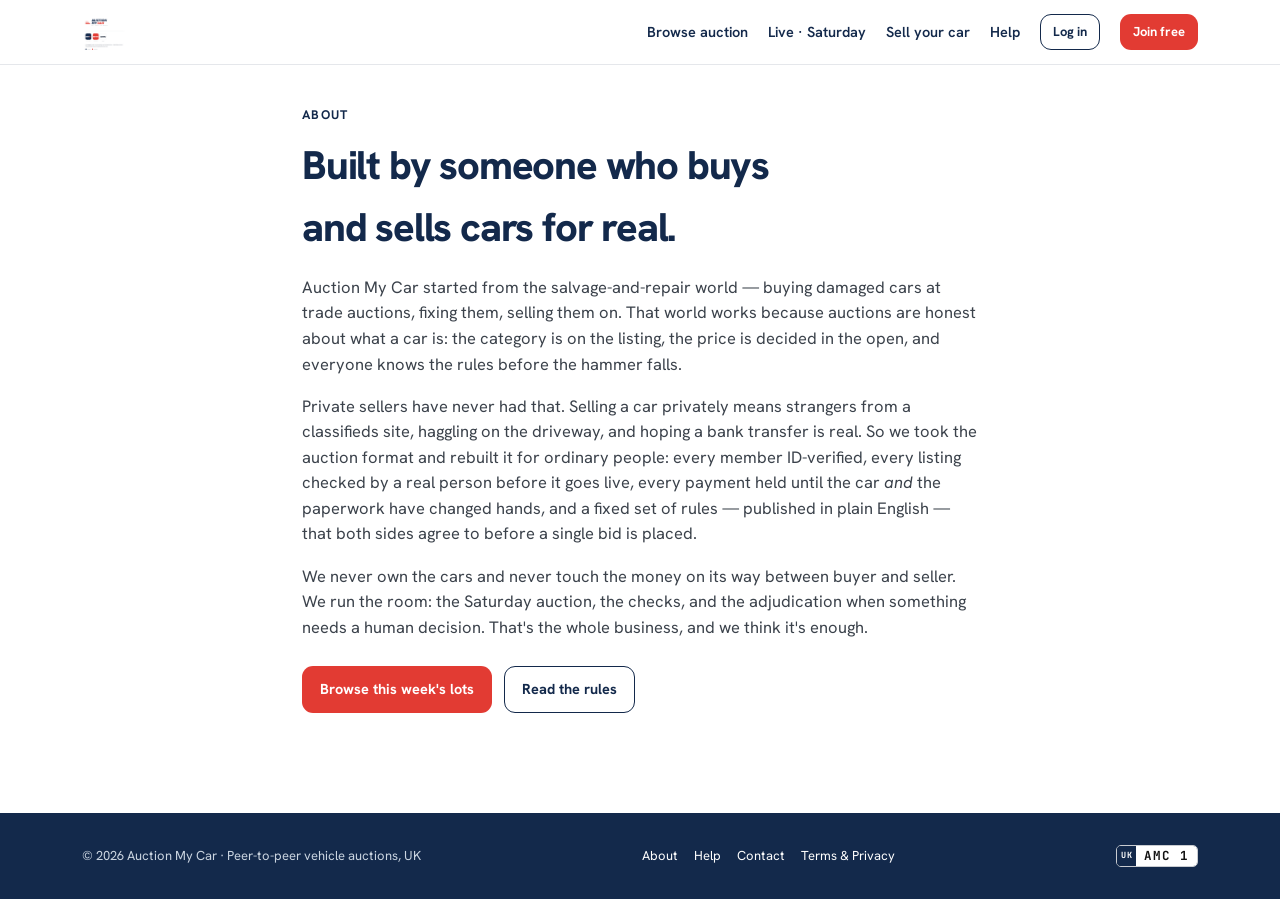
<file: about.html>
<!doctype html><html lang="en-GB"><head>
<meta charset="utf-8"><meta name="viewport" content="width=device-width,initial-scale=1">
<title>About — Auction My Car</title>
<link rel="preconnect" href="https://fonts.googleapis.com"><link rel="preconnect" href="https://fonts.gstatic.com" crossorigin>
<link href="https://fonts.googleapis.com/css2?family=Hanken+Grotesk:wght@400;600;700;800&family=JetBrains+Mono:wght@500;700&display=swap" rel="stylesheet">
<link rel="stylesheet" href="assets/amc.css"></head><body>
<header class="site"></header>
<div class="wrap" style="max-width:720px;padding:40px 22px 60px">
  <div class="eyebrow">About</div>
  <h1 class="page">Built by someone who buys<br>and sells cars for real.</h1>
  <p style="font-size:16.5px;color:#3b424b">Auction My Car started from the salvage-and-repair world — buying damaged cars at trade auctions, fixing them, selling them on. That world works because auctions are honest about what a car is: the category is on the listing, the price is decided in the open, and everyone knows the rules before the hammer falls.</p>
  <p style="font-size:16.5px;color:#3b424b">Private sellers have never had that. Selling a car privately means strangers from a classifieds site, haggling on the driveway, and hoping a bank transfer is real. So we took the auction format and rebuilt it for ordinary people: every member ID-verified, every listing checked by a real person before it goes live, every payment held until the car <i>and</i> the paperwork have changed hands, and a fixed set of rules — published in plain English — that both sides agree to before a single bid is placed.</p>
  <p style="font-size:16.5px;color:#3b424b">We never own the cars and never touch the money on its way between buyer and seller. We run the room: the Saturday auction, the checks, and the adjudication when something needs a human decision. That's the whole business, and we think it's enough.</p>
  <div style="display:flex;gap:12px;margin-top:26px;flex-wrap:wrap">
    <a class="btn" href="browse.html">Browse this week's lots</a>
    <a class="btn ghost" href="help.html">Read the rules</a>
  </div>
</div>
<footer class="site"></footer>
<script src="assets/amc.js"></script>
</body></html>
</file>
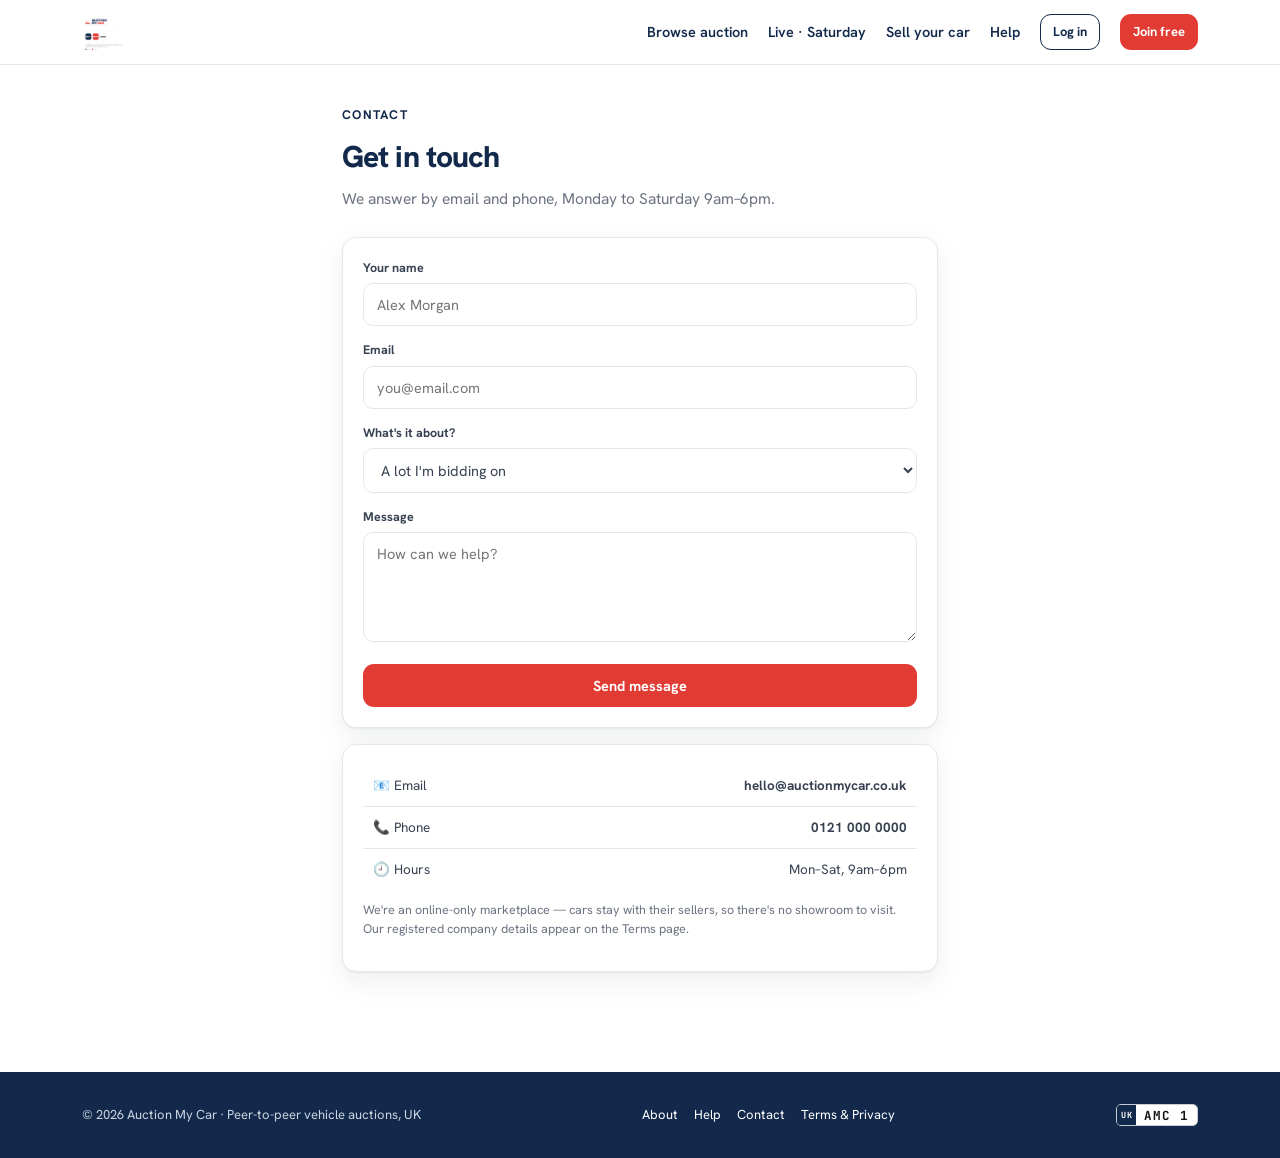
<file: contact.html>
<!doctype html><html lang="en-GB"><head>
<meta charset="utf-8"><meta name="viewport" content="width=device-width,initial-scale=1">
<title>Contact — Auction My Car</title>
<link rel="preconnect" href="https://fonts.googleapis.com"><link rel="preconnect" href="https://fonts.gstatic.com" crossorigin>
<link href="https://fonts.googleapis.com/css2?family=Hanken+Grotesk:wght@400;600;700;800&family=JetBrains+Mono:wght@500;700&display=swap" rel="stylesheet">
<link rel="stylesheet" href="assets/amc.css"></head><body>
<header class="site"></header>
<div class="wrap" style="max-width:640px;padding:40px 22px 60px">
  <div class="eyebrow">Contact</div>
  <h1 class="page" style="font-size:30px">Get in touch</h1>
  <p class="sec-sub">We answer by email and phone, Monday to Saturday 9am–6pm.</p>
  <div class="panel">
    <div class="field"><label>Your name</label><input placeholder="Alex Morgan"></div>
    <div class="field"><label>Email</label><input type="email" placeholder="you@email.com"></div>
    <div class="field"><label>What's it about?</label><select><option>A lot I'm bidding on</option><option>Selling my car</option><option>A payment</option><option>A collection problem</option><option>Something else</option></select></div>
    <div class="field"><label>Message</label><textarea placeholder="How can we help?"></textarea></div>
    <button class="btn block" onclick="toast('Message sent — we reply within one working day','good')">Send message</button>
  </div>
  <div class="panel" style="margin-top:16px">
    <table class="tbl">
      <tr><td>📧 Email</td><td style="text-align:right"><b>hello@auctionmycar.co.uk</b></td></tr>
      <tr><td>📞 Phone</td><td style="text-align:right"><b>0121 000 0000</b></td></tr>
      <tr><td>🕘 Hours</td><td style="text-align:right">Mon–Sat, 9am–6pm</td></tr>
    </table>
    <p class="help" style="margin-top:10px">We're an online-only marketplace — cars stay with their sellers, so there's no showroom to visit. Our registered company details appear on the Terms page.</p>
  </div>
</div>
<footer class="site"></footer>
<script src="assets/amc.js"></script>
</body></html>
</file>
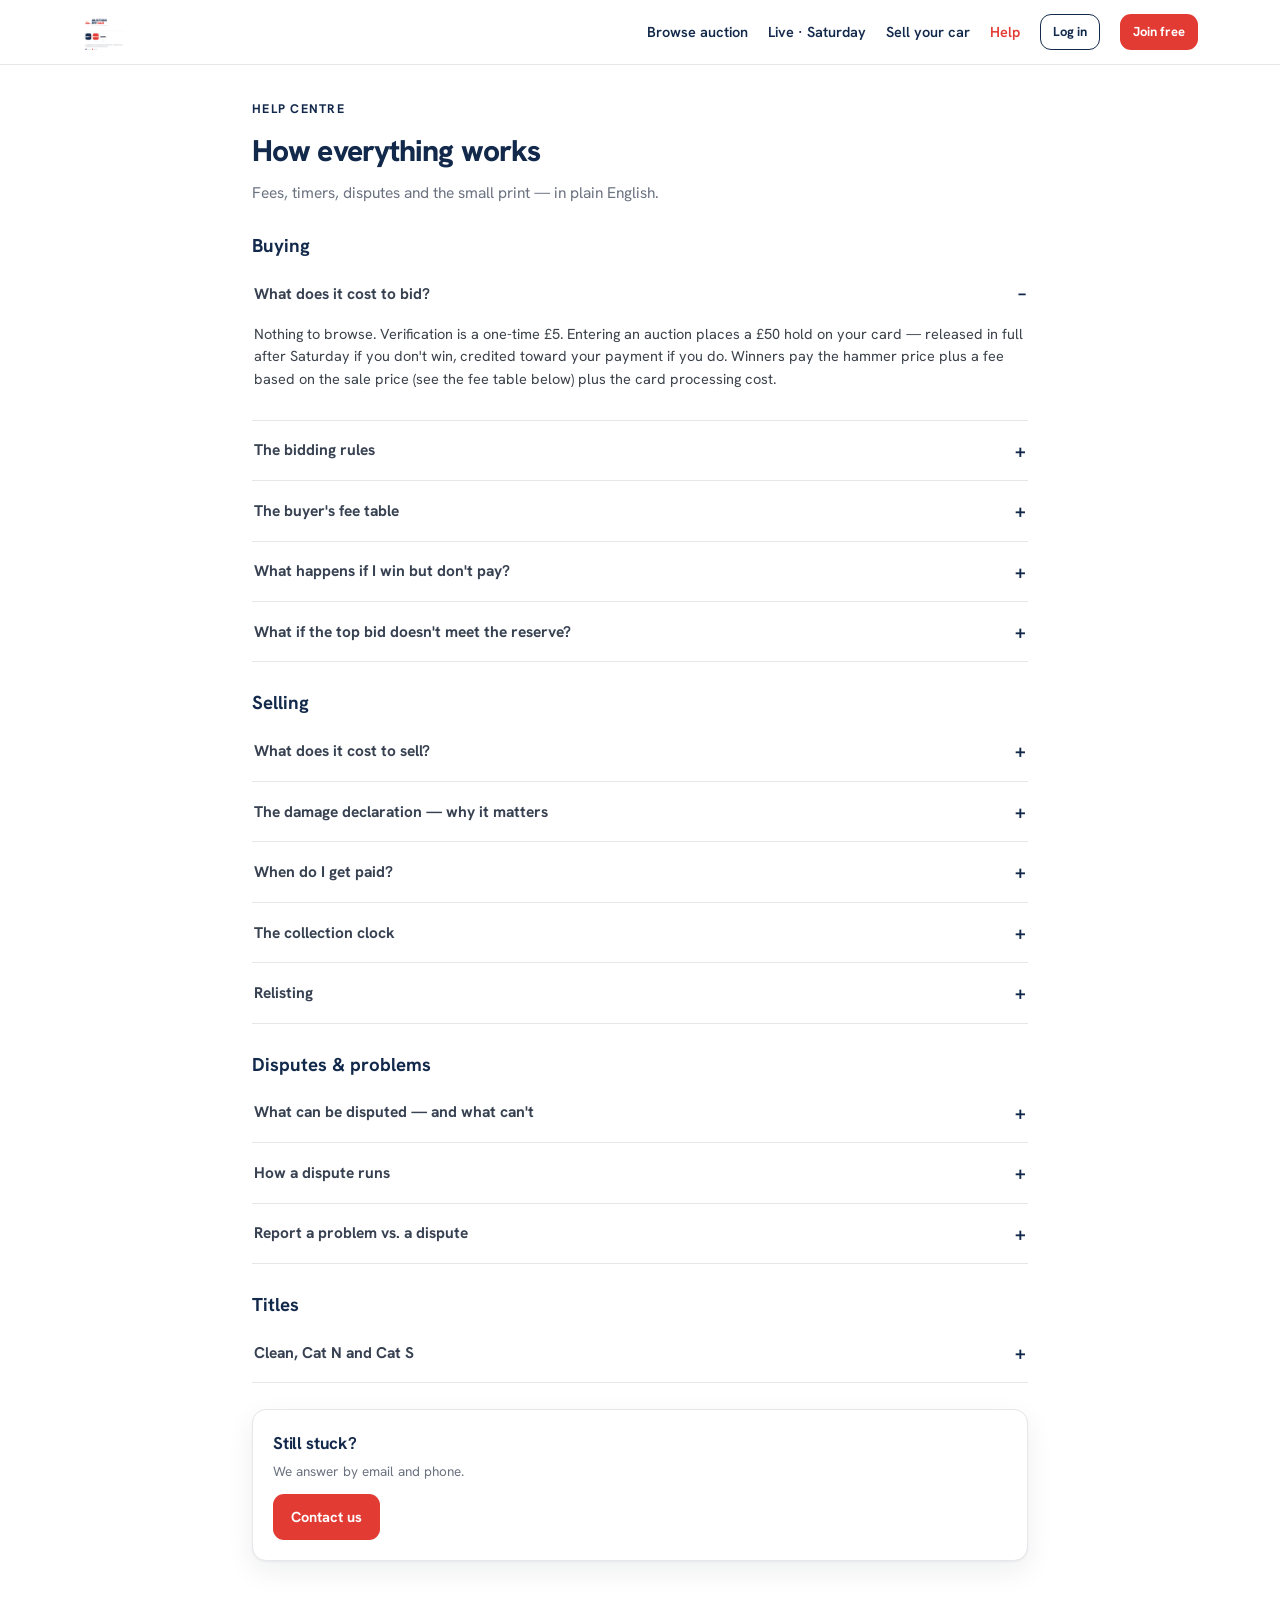
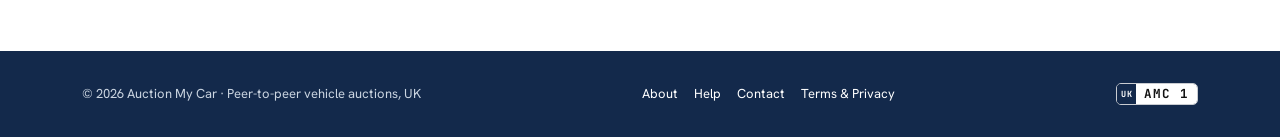
<file: help.html>
<!doctype html><html lang="en-GB"><head>
<meta charset="utf-8"><meta name="viewport" content="width=device-width,initial-scale=1">
<title>Help Centre — Auction My Car</title>
<link rel="preconnect" href="https://fonts.googleapis.com"><link rel="preconnect" href="https://fonts.gstatic.com" crossorigin>
<link href="https://fonts.googleapis.com/css2?family=Hanken+Grotesk:wght@400;600;700;800&family=JetBrains+Mono:wght@500;700&display=swap" rel="stylesheet">
<link rel="stylesheet" href="assets/amc.css">
<style>
  details{border-bottom:1px solid var(--line);padding:15px 2px}
  summary{font-weight:700;font-size:15.5px;cursor:pointer;list-style:none;display:flex;justify-content:space-between;align-items:center}
  summary::-webkit-details-marker{display:none}
  summary:after{content:"+";color:var(--blue);font-weight:700;font-size:19px}
  details[open] summary:after{content:"–"}
  details p, details td{font-size:14.5px;color:#3b424b}
  .feetable td{font-family:"JetBrains Mono",monospace;font-size:13px}
</style></head><body>
<header class="site" data-page="help"></header>
<div class="wrap" style="max-width:820px;padding-bottom:50px">
  <div style="padding-top:34px"><div class="eyebrow">Help Centre</div>
  <h1 class="page" style="font-size:30px">How everything works</h1>
  <p class="sec-sub">Fees, timers, disputes and the small print — in plain English.</p></div>

  <h3 style="margin:22px 0 4px">Buying</h3>
  <details open><summary>What does it cost to bid?</summary><p>Nothing to browse. Verification is a one-time £5. Entering an auction places a £50 hold on your card — released in full after Saturday if you don't win, credited toward your payment if you do. Winners pay the hammer price plus a fee based on the sale price (see the fee table below) plus the card processing cost.</p></details>
  <details><summary>The bidding rules</summary><p>Minimum first bid £150. Increments: £50 up to £999 · £100 from £1,000 to £4,999 · £200 from £5,000. Featured lots hammer on a 30-second timer, all others 15 seconds — and every bid resets the timer in full. All bids are legally binding: you tick two boxes when you enter each auction confirming you understand that.</p></details>
  <details><summary>The buyer's fee table</summary>
    <table class="tbl feetable">
      <tr><th>Winning bid</th><th>Auction fee</th></tr>
      <tr><td>£0.01 – £49.99</td><td>£5</td></tr><tr><td>£50 – £99.99</td><td>£20</td></tr>
      <tr><td>£100 – £199.99</td><td>£45</td></tr><tr><td>£200 – £299.99</td><td>£65</td></tr>
      <tr><td>£300 – £499.99</td><td>£75 – £100</td></tr><tr><td>£500 – £999.99</td><td>£105 – £170</td></tr>
      <tr><td>£1,000 – £2,499.99</td><td>£185 – £325</td></tr><tr><td>£2,500 – £4,999.99</td><td>£350 – £495</td></tr>
      <tr><td>£5,000 – £7,499.99</td><td>£515 – £525</td></tr><tr><td>£7,500 – £9,999.99</td><td>£550</td></tr>
      <tr><td>£10,000 +</td><td>5.5%</td></tr>
    </table>
    <p>Card processing (currently 1.5% + 20p) is added at checkout. VAT is not currently charged.</p></details>
  <details><summary>What happens if I win but don't pay?</summary><p>You have 72 hours. Miss it and the £50 hold is captured as a late fee (£25 to the seller, £25 to us) — and the bid is still binding. Walking away entirely costs a further £100 (£40 to the seller, £60 to us). Total cost of not honouring a winning bid: £150.</p></details>
  <details><summary>What if the top bid doesn't meet the reserve?</summary><p>The top bid goes to the seller, who can accept it, reject it, or counter. You can counter back — numbers only, and your number can only go up. Three rounds maximum, 24 hours to respond each time; silence counts as rejection. If you agree a price, the sale completes at it.</p></details>

  <h3 style="margin:26px 0 4px">Selling</h3>
  <details><summary>What does it cost to sell?</summary><p>The same one-time £5 ID verification as buyers if you’ve never verified (one account covers both), then £25 to list, paid before review — it covers a real person checking your listing, so it's not refundable. Optional £10 for a featured slot (21 per auction, first paid first placed): featured cars run first on Saturday, hammer on a 30-second timer and rotate on the home page. When you're paid out, the buyer's auction fee has already covered our cut — the vehicle price is yours.</p></details>
  <details><summary>The damage declaration — why it matters</summary><p>Your listing includes a required box: either "no damage except normal wear and tear" or an honest list of every fault. This box is what any dispute is judged against. Everything you declare there is protected; anything you leave out can cost you the sale, and the £25 fee, if a buyer disputes.</p></details>
  <details><summary>When do I get paid?</summary><p>After the buyer pays, we hold the money and share contact details both ways. You hand over the car and the New Keeper Slip, post the V5C to the DVLA, and upload proof of posting; the buyer uploads the keeper slip and two short videos of the car. Once our team checks everything matches, the money is released to your bank.</p></details>
  <details><summary>The collection clock</summary><p>Once contact details are shared, agree a collection time and date with the buyer within 72 hours (the buyer confirms it in the app). After that, £5/day accrues against your payout — nothing is taken until the case resolves — capped at £70 at 14 days. A genuine, unforeseeable reason (an emergency, hospital) wipes it entirely: an admin decides. If 14 days pass without a valid reason, the sale falls, the buyer is refunded in full, and you pay the £70 plus the card processing cost of the refund.</p></details>
  <details><summary>Relisting</summary><p>£5 if a reserve negotiation didn't work out. Free if your buyer defaulted or a valid emergency collapsed the sale. Full £25 after an upheld dispute — and the damage must be declared this time.</p></details>

  <h3 style="margin:26px 0 4px">Disputes &amp; problems</h3>
  <details><summary>What can be disputed — and what can't</summary><p>Disputable: damage or missing parts that existed when the car was listed and weren't in the seller's damage declaration. Not disputable: anything that develops after you collect — a clutch that slips three weeks later is the ordinary risk of buying at auction. That's why disputes can only be raised before you confirm receipt of the car.</p></details>
  <details><summary>How a dispute runs</summary><p>You file it in the app with a description, photos and video — all payment clocks and payouts freeze immediately. An admin takes the case, emails the seller for their side, and speaks to you both on recorded calls. The decision is made in writing. Upheld: full refund, you don't keep the car, and the seller loses their listing fee. Rejected: the deal stands — complete the purchase, or exit for £100 (which goes to the seller).</p></details>
  <details><summary>Report a problem vs. a dispute</summary><p>Report a problem is for transaction issues that aren't about the car's condition — mainly a seller who won't arrange collection. Attach screenshots; the seller is notified, an admin investigates. A dispute is specifically "the car is not as described."</p></details>

  <h3 style="margin:26px 0 4px">Titles</h3>
  <details><summary>Clean, Cat N and Cat S</summary><p>Clean: no recorded write-off. Cat N: previously written off for non-structural (often cosmetic or electrical) damage, since repaired. Cat S: structural damage, since repaired — or sold as a repair project, clearly described. Every lot shows its category on the card and the listing.</p></details>

  <div class="panel" style="margin-top:26px"><h3>Still stuck?</h3><p class="sub" style="margin-bottom:12px">We answer by email and phone.</p><a class="btn" href="contact.html">Contact us</a></div>
</div>
<footer class="site"></footer>
<script src="assets/amc.js"></script>
</body></html>
</file>
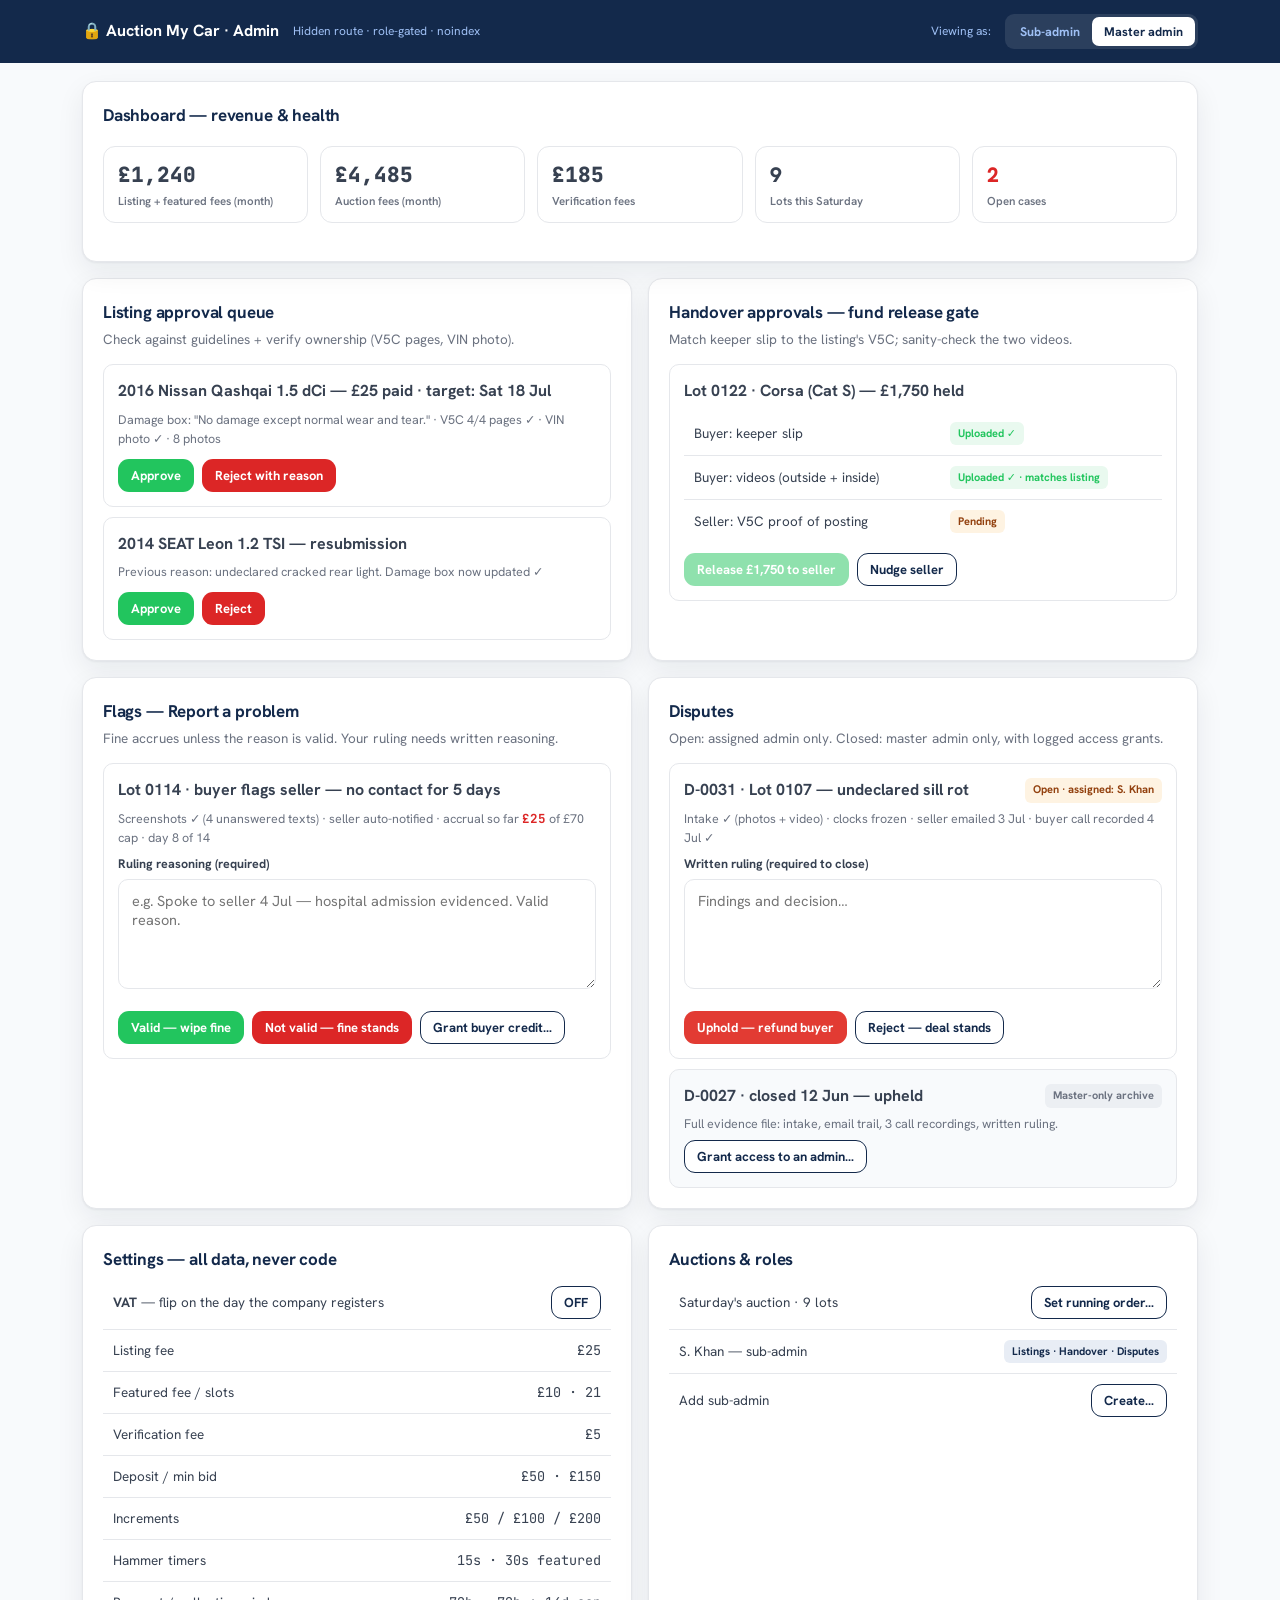
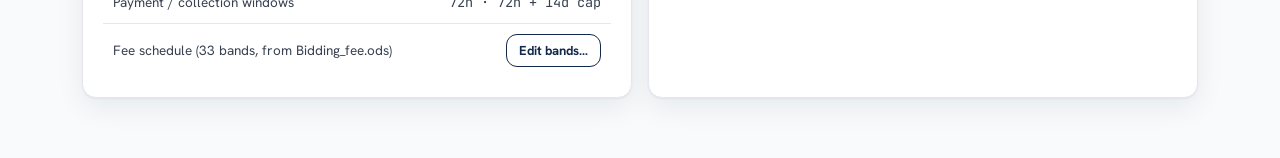
<file: panel-amc-7x9q.html>
<!doctype html><html lang="en-GB"><head>
<meta charset="utf-8"><meta name="viewport" content="width=device-width,initial-scale=1">
<meta name="robots" content="noindex,nofollow">
<title>Admin — Auction My Car</title>
<link rel="preconnect" href="https://fonts.googleapis.com"><link rel="preconnect" href="https://fonts.gstatic.com" crossorigin>
<link href="https://fonts.googleapis.com/css2?family=Hanken+Grotesk:wght@400;600;700;800&family=JetBrains+Mono:wght@500;700&display=swap" rel="stylesheet">
<link rel="stylesheet" href="assets/amc.css">
<style>
  body{background:var(--grey)}
  .adminbar{background:var(--navy);color:#fff;padding:14px 0}
  .adminbar .wrap{display:flex;align-items:center;gap:14px;flex-wrap:wrap}
  .roleswitch{display:flex;background:rgba(255,255,255,.1);border-radius:9px;padding:3px}
  .roleswitch button{border:none;background:transparent;color:#9fc0f5;font-weight:700;font-size:12.5px;padding:6px 12px;border-radius:7px}
  .roleswitch button.on{background:#fff;color:var(--navy)}
  .masteronly{position:relative}
  .masteronly.locked{opacity:.45;pointer-events:none}
  .masteronly.locked:after{content:"Master admin only";position:absolute;top:10px;right:12px;font-size:10.5px;font-weight:800;
    letter-spacing:.06em;color:var(--red);background:var(--red-050);padding:3px 8px;border-radius:6px}
  .kpis{display:grid;grid-template-columns:repeat(5,1fr);gap:12px;margin:18px 0}
  @media(max-width:860px){.kpis{grid-template-columns:repeat(2,1fr)}}
  .kpi{background:#fff;border:1px solid var(--line);border-radius:12px;padding:12px 14px}
  .kpi .v{font-size:21px;font-weight:800}.kpi .l{font-size:11.5px;color:var(--muted);font-weight:600}
  .cols{display:grid;grid-template-columns:1fr 1fr;gap:16px}
  @media(max-width:900px){.cols{grid-template-columns:1fr}}
</style></head><body>

<div class="adminbar"><div class="wrap">
  <b>🔒 Auction My Car · Admin</b>
  <span style="font-size:12px;color:#9fc0f5">Hidden route · role-gated · noindex</span>
  <div class="grow"></div>
  <span style="font-size:12px;color:#9fc0f5">Viewing as:</span>
  <div class="roleswitch">
    <button id="r-sub" onclick="setRole('sub')">Sub-admin</button>
    <button id="r-master" class="on" onclick="setRole('master')">Master admin</button>
  </div>
</div></div>

<div class="wrap" style="padding-bottom:60px">

  <div class="panel masteronly" id="dashpanel" style="margin-top:18px">
    <h3>Dashboard — revenue &amp; health</h3>
    <div class="kpis">
      <div class="kpi"><div class="v mono">£1,240</div><div class="l">Listing + featured fees (month)</div></div>
      <div class="kpi"><div class="v mono">£4,485</div><div class="l">Auction fees (month)</div></div>
      <div class="kpi"><div class="v mono">£185</div><div class="l">Verification fees</div></div>
      <div class="kpi"><div class="v">9</div><div class="l">Lots this Saturday</div></div>
      <div class="kpi"><div class="v" style="color:var(--red)">2</div><div class="l">Open cases</div></div>
    </div>
  </div>

  <div class="cols" style="margin-top:16px">
    <div class="panel">
      <h3>Listing approval queue</h3><p class="sub">Check against guidelines + verify ownership (V5C pages, VIN photo).</p>
      <div style="border:1px solid var(--line);border-radius:10px;padding:14px;margin-bottom:10px">
        <b>2016 Nissan Qashqai 1.5 dCi — £25 paid · target: Sat 18 Jul</b>
        <p class="help" style="margin:6px 0 10px">Damage box: "No damage except normal wear and tear." · V5C 4/4 pages ✓ · VIN photo ✓ · 8 photos</p>
        <div style="display:flex;gap:8px">
          <button class="btn green sm" onclick="toast('Approved — live for pre-bids; auction date now locked','good')">Approve</button>
          <button class="btn danger sm" onclick="toast('Rejected with reason — seller can edit free and change auction date','warn')">Reject with reason</button>
        </div>
      </div>
      <div style="border:1px solid var(--line);border-radius:10px;padding:14px">
        <b>2014 SEAT Leon 1.2 TSI — resubmission</b>
        <p class="help" style="margin:6px 0 10px">Previous reason: undeclared cracked rear light. Damage box now updated ✓</p>
        <div style="display:flex;gap:8px">
          <button class="btn green sm" onclick="toast('Approved on resubmission','good')">Approve</button>
          <button class="btn danger sm" onclick="toast('Rejected again with reason','warn')">Reject</button>
        </div>
      </div>
    </div>

    <div class="panel">
      <h3>Handover approvals — fund release gate</h3><p class="sub">Match keeper slip to the listing's V5C; sanity-check the two videos.</p>
      <div style="border:1px solid var(--line);border-radius:10px;padding:14px">
        <b>Lot 0122 · Corsa (Cat S) — £1,750 held</b>
        <table class="tbl" style="margin-top:8px">
          <tr><td>Buyer: keeper slip</td><td><span class="tag g">Uploaded ✓</span></td></tr>
          <tr><td>Buyer: videos (outside + inside)</td><td><span class="tag g">Uploaded ✓ · matches listing</span></td></tr>
          <tr><td>Seller: V5C proof of posting</td><td><span class="tag a">Pending</span></td></tr>
        </table>
        <div style="display:flex;gap:8px;margin-top:10px">
          <button class="btn green sm" disabled>Release £1,750 to seller</button>
          <button class="btn ghost sm" onclick="toast('Seller nudged by email (demo)','warn')">Nudge seller</button>
        </div>
      </div>
    </div>
  </div>

  <div class="cols" style="margin-top:16px">
    <div class="panel">
      <h3>Flags — Report a problem</h3><p class="sub">Fine accrues unless the reason is valid. Your ruling needs written reasoning.</p>
      <div style="border:1px solid var(--line);border-radius:10px;padding:14px">
        <b>Lot 0114 · buyer flags seller — no contact for 5 days</b>
        <p class="help" style="margin:6px 0">Screenshots ✓ (4 unanswered texts) · seller auto-notified · accrual so far <b class="mono" style="color:var(--red)">£25</b> of £70 cap · day 8 of 14</p>
        <div class="field"><label>Ruling reasoning (required)</label><textarea placeholder="e.g. Spoke to seller 4 Jul — hospital admission evidenced. Valid reason."></textarea></div>
        <div style="display:flex;gap:8px;flex-wrap:wrap">
          <button class="btn green sm" onclick="toast('Valid reason — fine wiped. If day 14 lapses: sale falls, buyer refunded, free relist, optional buyer credit.','good')">Valid — wipe fine</button>
          <button class="btn danger sm" onclick="toast('Not valid — fine stands. Day 14: buyer fully refunded; seller pays £70 + processing fee (deduct or invoice).','bad')">Not valid — fine stands</button>
          <button class="btn ghost sm" onclick="toast('Buyer credit: you set amount, expiry and reasoning — auto-applies at their next winning checkout','warn')">Grant buyer credit…</button>
        </div>
      </div>
    </div>

    <div class="panel">
      <h3>Disputes</h3><p class="sub">Open: assigned admin only. Closed: master admin only, with logged access grants.</p>
      <div style="border:1px solid var(--line);border-radius:10px;padding:14px;margin-bottom:10px">
        <div style="display:flex;justify-content:space-between"><b>D-0031 · Lot 0107 — undeclared sill rot</b><span class="tag a">Open · assigned: S. Khan</span></div>
        <p class="help" style="margin:6px 0">Intake ✓ (photos + video) · clocks frozen · seller emailed 3 Jul · buyer call recorded 4 Jul ✓</p>
        <div class="field"><label>Written ruling (required to close)</label><textarea placeholder="Findings and decision…"></textarea></div>
        <div style="display:flex;gap:8px;flex-wrap:wrap">
          <button class="btn sm" onclick="toast('Upheld: buyer fully refunded, no car; seller loses £25 listing fee; relist only as new £25 listing declaring the damage','good')">Uphold — refund buyer</button>
          <button class="btn ghost sm" onclick="toast('Rejected: deal stands. Buyer completes, or exits: £100 to the seller, £50 to the platform','warn')">Reject — deal stands</button>
        </div>
      </div>
      <div class="masteronly" id="closedcases" style="border:1px solid var(--line);border-radius:10px;padding:14px;background:var(--grey)">
        <div style="display:flex;justify-content:space-between"><b>D-0027 · closed 12 Jun — upheld</b><span class="tag m">Master-only archive</span></div>
        <p class="help" style="margin:6px 0">Full evidence file: intake, email trail, 3 call recordings, written ruling.</p>
        <button class="btn ghost sm" onclick="toast('Access grant logged: grantee, granted-by, timestamp, reason','warn')">Grant access to an admin…</button>
      </div>
    </div>
  </div>

  <div class="cols" style="margin-top:16px">
    <div class="panel masteronly" id="settings">
      <h3>Settings — all data, never code</h3>
      <table class="tbl">
        <tr><td><b>VAT</b> — flip on the day the company registers</td><td style="text-align:right">
          <button class="btn ghost sm" id="vatbtn" onclick="vat=!vat;this.textContent=vat?'ON · 20%':'OFF';toast(vat?'VAT now applied to listing + auction fees':'VAT off','warn')">OFF</button></td></tr>
        <tr><td>Listing fee</td><td class="mono" style="text-align:right">£25</td></tr>
        <tr><td>Featured fee / slots</td><td class="mono" style="text-align:right">£10 · 21</td></tr>
        <tr><td>Verification fee</td><td class="mono" style="text-align:right">£5</td></tr>
        <tr><td>Deposit / min bid</td><td class="mono" style="text-align:right">£50 · £150</td></tr>
        <tr><td>Increments</td><td class="mono" style="text-align:right">£50 / £100 / £200</td></tr>
        <tr><td>Hammer timers</td><td class="mono" style="text-align:right">15s · 30s featured</td></tr>
        <tr><td>Payment / collection windows</td><td class="mono" style="text-align:right">72h · 72h + 14d cap</td></tr>
        <tr><td>Fee schedule (33 bands, from Bidding_fee.ods)</td><td style="text-align:right"><button class="btn ghost sm" onclick="toast('Band editor — production build','warn')">Edit bands…</button></td></tr>
      </table>
    </div>
    <div class="panel masteronly" id="roles">
      <h3>Auctions &amp; roles</h3>
      <table class="tbl">
        <tr><td>Saturday's auction · 9 lots</td><td style="text-align:right"><button class="btn ghost sm" onclick="toast('Running order: featured first-paid-first-placed, then admin-set/random','warn')">Set running order…</button></td></tr>
        <tr><td>S. Khan — sub-admin</td><td style="text-align:right"><span class="tag b">Listings · Handover · Disputes</span></td></tr>
        <tr><td>Add sub-admin</td><td style="text-align:right"><button class="btn ghost sm" onclick="toast('Scoped sub-admin creation — production build','warn')">Create…</button></td></tr>
      </table>
    </div>
  </div>
</div>

<script src="assets/amc.js"></script>
<script>
  let vat=false;
  function setRole(r){
    document.getElementById('r-sub').classList.toggle('on',r==='sub');
    document.getElementById('r-master').classList.toggle('on',r==='master');
    document.querySelectorAll('.masteronly').forEach(el=>el.classList.toggle('locked',r==='sub'));
    toast(r==='master'?'Master admin: full control':'Sub-admin: approvals, handover, flags, assigned disputes only','warn');
  }
</script>
</body></html>
</file>
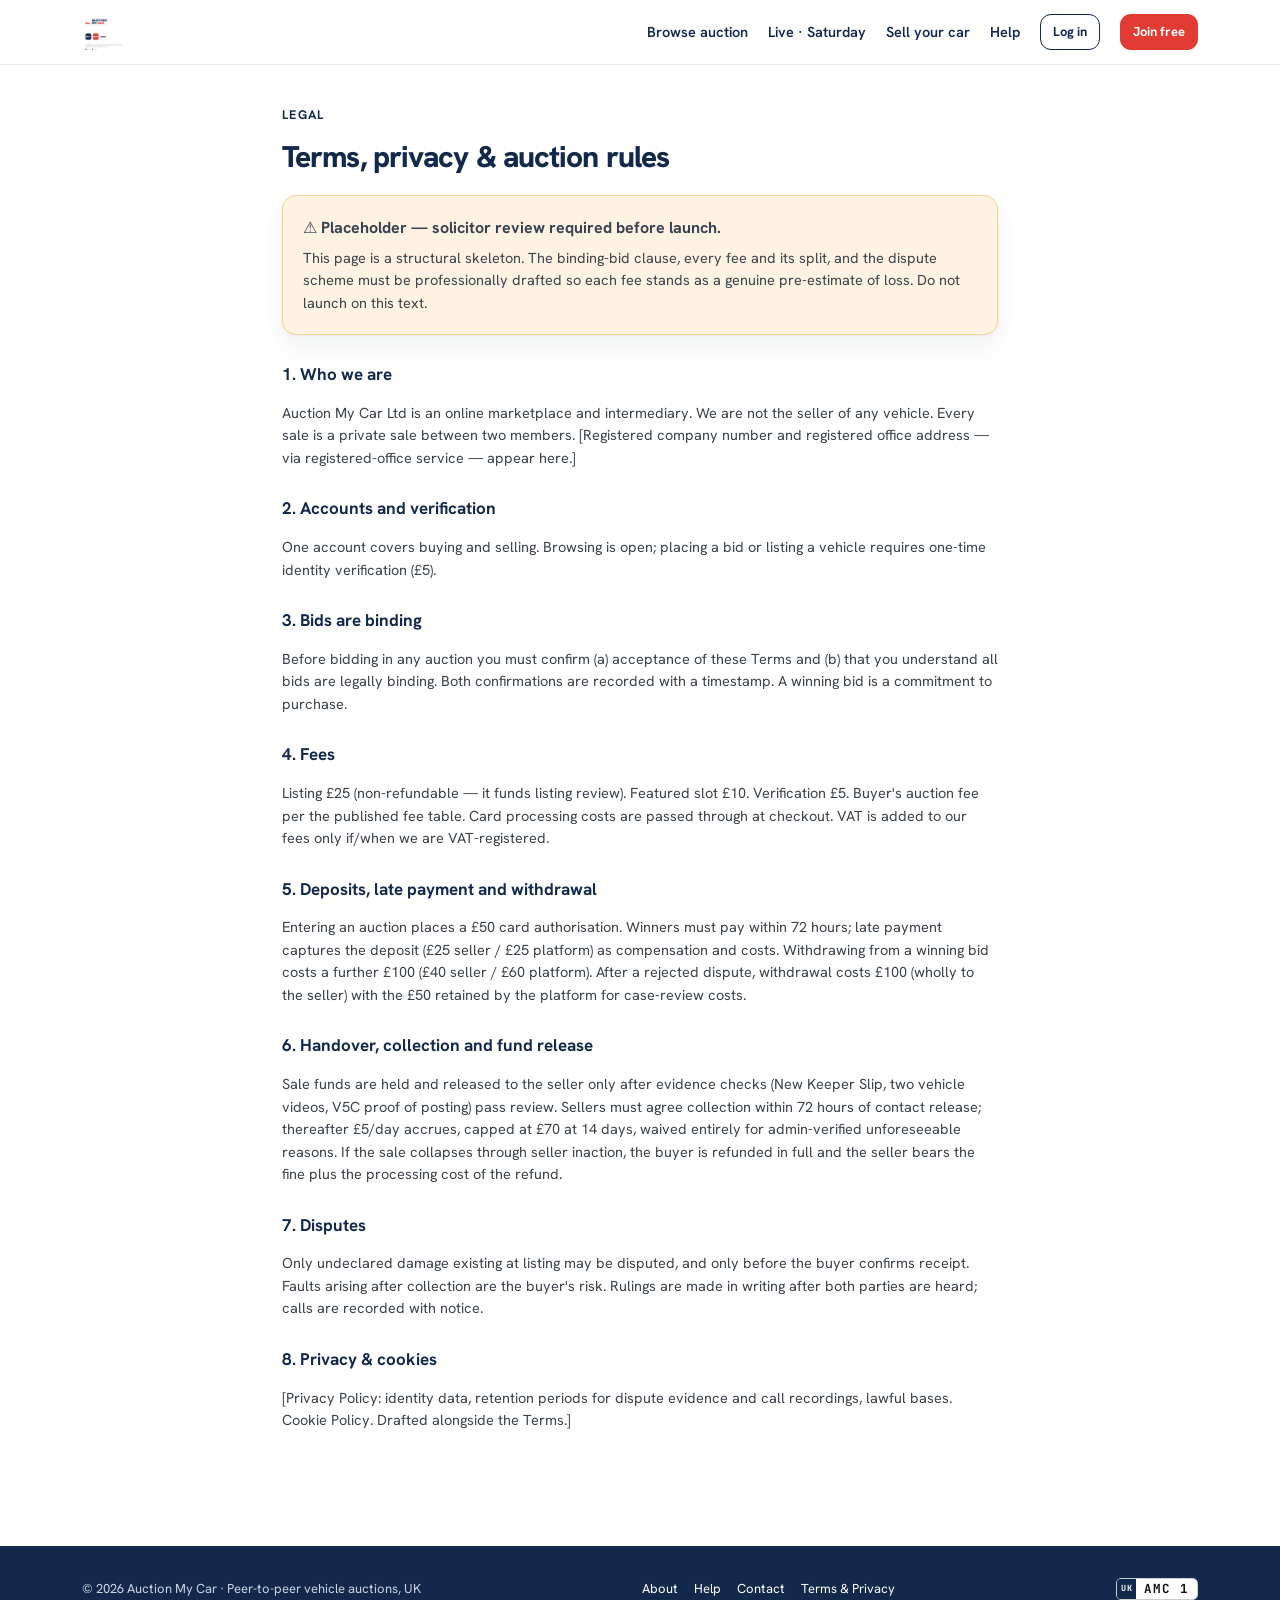
<file: terms.html>
<!doctype html><html lang="en-GB"><head>
<meta charset="utf-8"><meta name="viewport" content="width=device-width,initial-scale=1">
<title>Terms &amp; Privacy — Auction My Car</title>
<link rel="preconnect" href="https://fonts.googleapis.com"><link rel="preconnect" href="https://fonts.gstatic.com" crossorigin>
<link href="https://fonts.googleapis.com/css2?family=Hanken+Grotesk:wght@400;600;700;800&family=JetBrains+Mono:wght@500;700&display=swap" rel="stylesheet">
<link rel="stylesheet" href="assets/amc.css">
<style>.legal h3{margin:26px 0 6px;font-size:17px}.legal p,.legal li{font-size:14.5px;color:#3b424b}</style></head><body>
<header class="site"></header>
<div class="wrap legal" style="max-width:760px;padding:40px 22px 60px">
  <div class="eyebrow">Legal</div>
  <h1 class="page" style="font-size:30px">Terms, privacy &amp; auction rules</h1>
  <div class="panel" style="background:var(--amber-050);border-color:#f0d590;margin:14px 0 22px">
    <b>⚠ Placeholder — solicitor review required before launch.</b>
    <p class="help" style="margin:6px 0 0">This page is a structural skeleton. The binding-bid clause, every fee and its split, and the dispute scheme must be professionally drafted so each fee stands as a genuine pre-estimate of loss. Do not launch on this text.</p>
  </div>
  <h3>1. Who we are</h3>
  <p>Auction My Car Ltd is an online marketplace and intermediary. We are not the seller of any vehicle. Every sale is a private sale between two members. [Registered company number and registered office address — via registered-office service — appear here.]</p>
  <h3>2. Accounts and verification</h3>
  <p>One account covers buying and selling. Browsing is open; placing a bid or listing a vehicle requires one-time identity verification (£5).</p>
  <h3>3. Bids are binding</h3>
  <p>Before bidding in any auction you must confirm (a) acceptance of these Terms and (b) that you understand all bids are legally binding. Both confirmations are recorded with a timestamp. A winning bid is a commitment to purchase.</p>
  <h3>4. Fees</h3>
  <p>Listing £25 (non-refundable — it funds listing review). Featured slot £10. Verification £5. Buyer's auction fee per the published fee table. Card processing costs are passed through at checkout. VAT is added to our fees only if/when we are VAT-registered.</p>
  <h3>5. Deposits, late payment and withdrawal</h3>
  <p>Entering an auction places a £50 card authorisation. Winners must pay within 72 hours; late payment captures the deposit (£25 seller / £25 platform) as compensation and costs. Withdrawing from a winning bid costs a further £100 (£40 seller / £60 platform). After a rejected dispute, withdrawal costs £100 (wholly to the seller) with the £50 retained by the platform for case-review costs.</p>
  <h3>6. Handover, collection and fund release</h3>
  <p>Sale funds are held and released to the seller only after evidence checks (New Keeper Slip, two vehicle videos, V5C proof of posting) pass review. Sellers must agree collection within 72 hours of contact release; thereafter £5/day accrues, capped at £70 at 14 days, waived entirely for admin-verified unforeseeable reasons. If the sale collapses through seller inaction, the buyer is refunded in full and the seller bears the fine plus the processing cost of the refund.</p>
  <h3>7. Disputes</h3>
  <p>Only undeclared damage existing at listing may be disputed, and only before the buyer confirms receipt. Faults arising after collection are the buyer's risk. Rulings are made in writing after both parties are heard; calls are recorded with notice.</p>
  <h3>8. Privacy &amp; cookies</h3>
  <p>[Privacy Policy: identity data, retention periods for dispute evidence and call recordings, lawful bases. Cookie Policy. Drafted alongside the Terms.]</p>
</div>
<footer class="site"></footer>
<script src="assets/amc.js"></script>
</body></html>
</file>
<file: assets/amc.css>
/* ============================================================
   AUCTION MY CAR — shared design system
   Palette is a STATUS SYSTEM: blue=brand, green=winning/sold,
   amber=ending soon, red=outbid/late, grey=surface.
   ============================================================ */
:root{
  --blue:#13294B; --blue-700:#0F2240; --blue-050:#e8edf5; --navy:#13294B; --navy-700:#0F2240;
  --red-brand:#E23B33; --red-brand-700:#C92D25;
  --grey:#F8FAFC; --green:#22C55E; --green-050:#e9f9ef;
  --amber:#F59E0B; --amber-050:#fef3e2; --amber-900:#92400e;
  --red:#DC2626; --red-050:#fdecec;
  --text:#374151; --muted:#6B7280; --line:#E5E7EB; --white:#fff;
  --r:14px; --shadow:0 1px 2px rgba(16,24,40,.05),0 10px 28px rgba(16,24,40,.07);
}
*{box-sizing:border-box}
html,body{margin:0}
body{font-family:"Hanken Grotesk",system-ui,sans-serif;color:var(--text);background:var(--white);
  -webkit-font-smoothing:antialiased;line-height:1.55}
.mono{font-family:"JetBrains Mono",ui-monospace,monospace;font-variant-numeric:tabular-nums}
a{color:inherit;text-decoration:none}
button{font-family:inherit;cursor:pointer}
:focus-visible{outline:3px solid var(--blue);outline-offset:2px;border-radius:6px}
.wrap{max-width:1160px;margin:0 auto;padding:0 22px}
.grow{flex:1}
.hide{display:none!important}

/* ---------- buttons ---------- */
.btn{display:inline-flex;align-items:center;justify-content:center;gap:8px;border:1px solid transparent;
  border-radius:11px;padding:11px 17px;font-weight:700;font-size:14.5px;background:var(--red-brand);color:#fff;
  transition:background .15s,transform .05s}
.btn:hover{background:var(--red-brand-700)} .btn:active{transform:translateY(1px)}
.btn.ghost{background:#fff;color:var(--navy);border-color:var(--navy)} .btn.ghost:hover{background:var(--blue-050)}
.btn.navy{background:var(--navy)} .btn.navy:hover{background:var(--navy-700)}
.btn.lg{padding:14px 22px;font-size:16px} .btn.sm{padding:7px 12px;font-size:13px}
.btn.block{display:flex;width:100%}
.btn.white{background:#fff;color:var(--navy)} .btn.white:hover{background:#eef3fb}
.btn.danger{background:var(--red)} .btn.danger:hover{background:#b91c1c}
.btn.green{background:var(--green)} .btn.green:hover{background:#16a34a}
.btn[disabled]{opacity:.5;cursor:not-allowed}
h1,h2,h3,h4,.sec-title{color:var(--navy)}
.clockcard h1,.clockcard h2,.clockcard h3,.sellside h3,.trackcard.sellside h3{color:#fff}

/* ---------- nav ---------- */
header.site{position:sticky;top:0;z-index:40;background:rgba(255,255,255,.92);backdrop-filter:blur(8px);
  border-bottom:1px solid var(--line)}
.nav{display:flex;align-items:center;gap:20px;height:64px}
.brand{display:flex;align-items:center;gap:10px;font-weight:800;font-size:18px;letter-spacing:-.02em;white-space:nowrap}
.brand .mark{width:31px;height:31px;border-radius:9px;background:var(--blue);display:grid;place-items:center;flex:none}
.brand .mark svg{width:18px;height:18px}
.navlinks{display:flex;gap:20px;font-size:14.5px;font-weight:600;color:var(--navy)}
.navlinks a:hover{color:var(--red-brand)} .navlinks a.on{color:var(--red-brand)}
.pill{display:inline-flex;align-items:center;gap:7px;padding:6px 11px;border-radius:999px;font-size:12.5px;
  font-weight:700;border:1px solid var(--line);background:#fff;cursor:pointer}
.pill .dot{width:8px;height:8px;border-radius:50%;background:var(--red)}
.pill.ok{color:var(--green);border-color:#bfe6c9;background:var(--green-050)} .pill.ok .dot{background:var(--green)}
@media(max-width:900px){.navlinks{display:none}}

/* ---------- numberplate ---------- */
.plate{display:inline-flex;align-items:stretch;border-radius:5px;overflow:hidden;border:1px solid #c9ccd1;
  font-family:"JetBrains Mono",monospace;font-weight:700;height:22px}
.plate .gb{background:var(--blue);color:#fff;font-size:8.5px;display:flex;align-items:center;padding:0 4px;letter-spacing:.5px}
.plate .num{background:#fff;color:#111;padding:0 8px;display:flex;align-items:center;font-size:12.5px;letter-spacing:1px}
.plate.blur .num{filter:blur(4px);user-select:none}

/* ---------- cards ---------- */
.grid{display:grid;grid-template-columns:repeat(3,1fr);gap:18px}
.grid.g4{grid-template-columns:repeat(4,1fr)}
@media(max-width:980px){.grid,.grid.g4{grid-template-columns:repeat(2,1fr)}}
@media(max-width:560px){.grid,.grid.g4{grid-template-columns:1fr}}
.card{background:#fff;border:1px solid var(--line);border-radius:var(--r);overflow:hidden;box-shadow:var(--shadow);
  display:flex;flex-direction:column;transition:transform .12s,box-shadow .12s;cursor:pointer}
.card:hover{transform:translateY(-3px);box-shadow:0 16px 36px rgba(16,24,40,.12)}
.card .ph{aspect-ratio:16/10;background:radial-gradient(120% 90% at 20% 0%,#dbe7fb,#b7c6e0);position:relative;
  display:grid;place-items:center}
.card .ph svg{width:62%;opacity:.55}
.badge{position:absolute;font-size:10.5px;font-weight:700;padding:3px 7px;border-radius:6px}
.badge.lotno{top:9px;left:9px;background:rgba(33,37,41,.82);color:#fff;letter-spacing:.06em}
.badge.cat{top:9px;right:9px;background:#fff;border:1px solid var(--line)}
.badge.cat.s{color:var(--red);border-color:#f3bcc2} .badge.cat.n{color:var(--amber-900);border-color:#f0d590}
.badge.cat.clean{color:var(--green);border-color:#bfe6c9}
.badge.feat{bottom:9px;left:9px;background:var(--amber);color:#5b4300}
.card .cb{padding:13px 14px;display:flex;flex-direction:column;gap:8px;flex:1}
.card .nm{font-weight:700;font-size:15px;letter-spacing:-.01em}
.card .meta{display:flex;align-items:center;gap:8px;font-size:12.5px;color:var(--muted);flex-wrap:wrap}
.card .pr{display:flex;align-items:flex-end;justify-content:space-between;margin-top:auto}
.card .pr .l{font-size:10.5px;color:var(--muted);font-weight:700;text-transform:uppercase;letter-spacing:.05em}
.card .pr .v{font-size:19px;font-weight:700}
.chip{font-family:"JetBrains Mono",monospace;font-size:12px;font-weight:700;padding:5px 8px;border-radius:8px;
  background:var(--blue-050);color:var(--blue);white-space:nowrap}
.chip.soon{background:var(--amber-050);color:var(--amber-900)}
.chip.ended{background:var(--grey);color:var(--muted)}
.statusbar{font-size:12.5px;font-weight:700;padding:7px 14px;display:flex;align-items:center;gap:7px}
.sb-win{background:var(--green-050);color:var(--green)} .sb-out{background:var(--red-050);color:var(--red)}
.sb-sold{background:var(--green);color:#fff} .sb-mine{background:var(--blue-050);color:var(--blue)}
.sb-unsold{background:#eceff3;color:var(--muted)}

/* ---------- sections ---------- */
section.band{padding:56px 0}
.band.grey{background:var(--grey)}
.eyebrow{font-size:12.5px;font-weight:700;letter-spacing:.1em;text-transform:uppercase;color:var(--blue)}
h1.page{font-size:clamp(28px,4vw,40px);letter-spacing:-.03em;margin:10px 0 6px;font-weight:800}
.sec-title{font-size:clamp(24px,3.2vw,32px);letter-spacing:-.03em;margin:6px 0 4px;font-weight:800}
.sec-sub{color:var(--muted);margin:0 0 26px;font-size:15.5px;max-width:60ch}

/* ---------- forms ---------- */
.field{margin-bottom:14px}
.field label{display:block;font-size:12.5px;font-weight:700;margin-bottom:6px}
.field input,.field select,.field textarea{width:100%;border:1.5px solid var(--line);border-radius:10px;
  padding:11px 13px;font-family:inherit;font-size:14.5px;color:var(--text);background:#fff}
.field textarea{min-height:110px;resize:vertical}
.field input:focus,.field select:focus,.field textarea:focus{outline:none;border-color:var(--blue)}
.row2{display:grid;grid-template-columns:1fr 1fr;gap:12px}
@media(max-width:560px){.row2{grid-template-columns:1fr}}
.checkline{display:flex;gap:9px;align-items:flex-start;font-size:13.5px;color:#3b424b;margin:6px 0}
.checkline input{margin-top:3px;flex:none}
.help{font-size:12.5px;color:var(--muted);margin-top:6px}
.err{color:var(--red);font-weight:600;font-size:13px}

/* ---------- panels / tables ---------- */
.panel{background:#fff;border:1px solid var(--line);border-radius:var(--r);box-shadow:var(--shadow);padding:20px}
.panel h3{margin:0 0 4px;font-size:17px;letter-spacing:-.01em}
.panel .sub{color:var(--muted);font-size:13.5px;margin:0 0 14px}
table.tbl{width:100%;border-collapse:collapse;font-size:13.5px}
.tbl th{text-align:left;font-size:11px;text-transform:uppercase;letter-spacing:.06em;color:var(--muted);
  padding:8px 10px;border-bottom:1px solid var(--line)}
.tbl td{padding:10px;border-bottom:1px solid var(--line);vertical-align:middle}
.tbl tr:last-child td{border-bottom:none}
.tag{display:inline-block;font-size:11px;font-weight:700;padding:3px 8px;border-radius:6px}
.tag.b{background:var(--blue-050);color:var(--blue)} .tag.g{background:var(--green-050);color:var(--green)}
.tag.a{background:var(--amber-050);color:var(--amber-900)} .tag.r{background:var(--red-050);color:var(--red)}
.tag.m{background:#eceff3;color:var(--muted)}

/* ---------- clockcard (dark blue signature) ---------- */
.clockcard{background:var(--navy);color:#fff;border-radius:20px;padding:24px;box-shadow:0 24px 60px rgba(10,42,99,.32);
  position:relative;overflow:hidden}
.clockcard:before{content:"";position:absolute;inset:0;background:radial-gradient(120% 80% at 90% -10%,rgba(226,59,51,.32),transparent 60%)}
.clockcard>*{position:relative}
.clockcard .lab{font-size:11.5px;font-weight:700;letter-spacing:.14em;text-transform:uppercase;color:#9fc0f5}
.digits{display:flex;gap:9px;margin-top:12px}
.unit{flex:1;background:rgba(255,255,255,.07);border:1px solid rgba(255,255,255,.12);border-radius:12px;
  padding:12px 0;text-align:center}
.unit .v{font-size:30px;font-weight:700;line-height:1}
.unit .u{font-size:10px;letter-spacing:.1em;text-transform:uppercase;color:#9fc0f5;margin-top:6px}

/* ---------- modal / toast ---------- */
.scrim{position:fixed;inset:0;background:rgba(16,24,40,.45);z-index:60;display:none;align-items:flex-start;
  justify-content:center;padding:36px 16px;overflow:auto}
.scrim.open{display:flex}
.modal{background:#fff;border-radius:18px;width:100%;max-width:480px;box-shadow:0 24px 64px rgba(16,24,40,.3);padding:24px}
.modal h3{margin:0 0 6px;font-size:19px;letter-spacing:-.02em}
.modal p{margin:0 0 16px;color:var(--muted);font-size:14px}
.toasts{position:fixed;bottom:20px;left:50%;transform:translateX(-50%);z-index:90;display:flex;
  flex-direction:column;gap:8px;align-items:center}
.toast{background:var(--text);color:#fff;padding:11px 16px;border-radius:11px;font-size:14px;font-weight:600;
  box-shadow:0 10px 30px rgba(0,0,0,.25)}
.toast.good{background:var(--green)} .toast.bad{background:var(--red)} .toast.warn{background:var(--amber-900)}

/* ---------- footer ---------- */
footer.site{border-top:none;padding:32px 0;margin-top:40px;background:var(--navy)}
.foot{display:flex;justify-content:space-between;align-items:center;gap:16px;flex-wrap:wrap;
  font-size:13px;color:#cbd5e1}
.foot .links{display:flex;gap:16px;flex-wrap:wrap}
.foot .links a{color:#fff}
.foot .links a:hover{color:var(--red-brand)}

/* ---------- live auction ---------- */
.ring{position:relative;width:118px;height:118px;flex:none}
.ring svg{transform:rotate(-90deg)}
.ring .t{position:absolute;inset:0;display:grid;place-items:center;font-size:34px;font-weight:700}
.lane{display:grid;grid-template-columns:1.1fr .9fr;gap:22px}
@media(max-width:900px){.lane{grid-template-columns:1fr}}
.upnext{display:flex;gap:10px;overflow-x:auto;padding-bottom:6px}
.upnext .mini{flex:none;width:150px;background:#fff;border:1px solid var(--line);border-radius:10px;padding:9px;font-size:12px}
.upnext .mini.feat{border-color:#f0d590;background:var(--amber-050)}

/* ---------- dashboard shell ---------- */
.shell{display:grid;grid-template-columns:220px 1fr;gap:26px;padding:34px 0}
@media(max-width:860px){.shell{grid-template-columns:1fr}}
.side{display:flex;flex-direction:column;gap:4px}
.side a{padding:9px 12px;border-radius:9px;font-size:14px;font-weight:600;color:#475063}
.side a.on,.side a:hover{background:var(--blue-050);color:var(--blue)}
.side .lab{font-size:10.5px;font-weight:800;letter-spacing:.12em;text-transform:uppercase;color:var(--muted);
  padding:14px 12px 5px}

@media(prefers-reduced-motion:reduce){*{animation:none!important;transition:none!important}}
</file>
